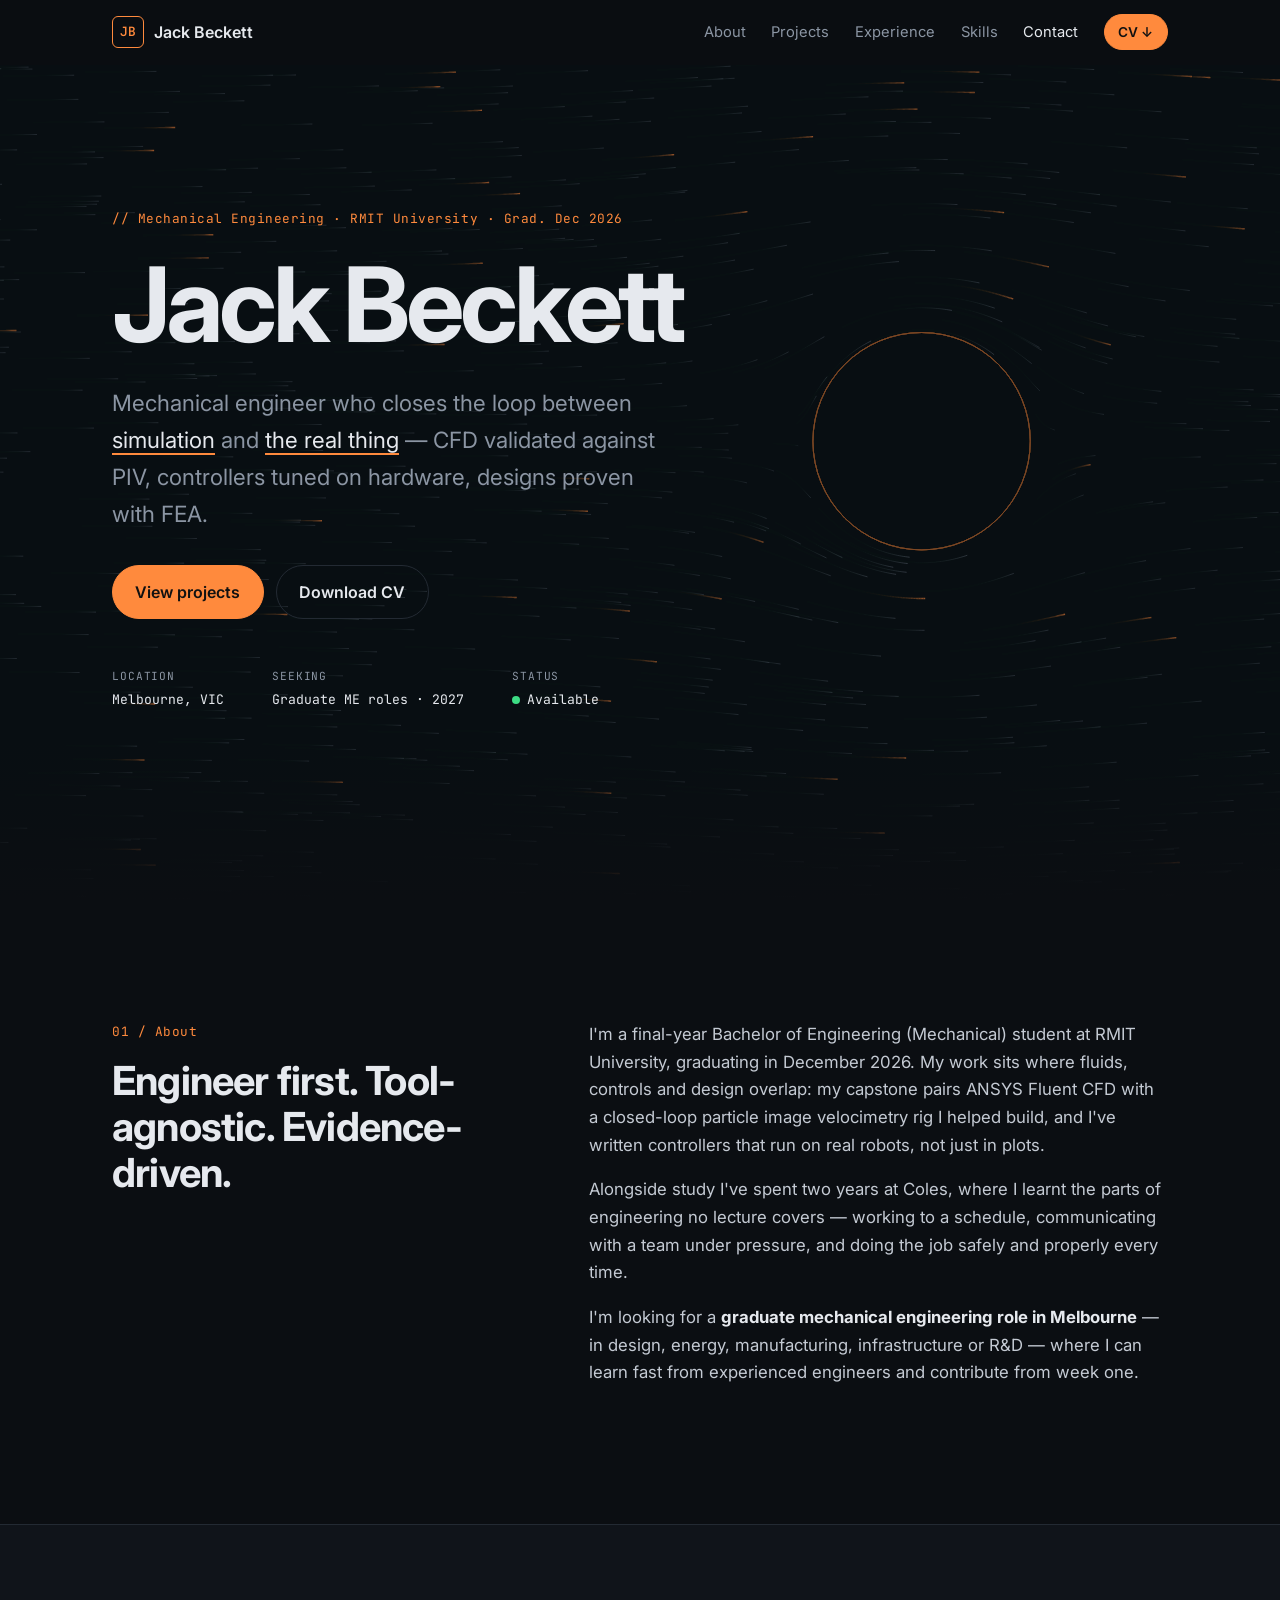
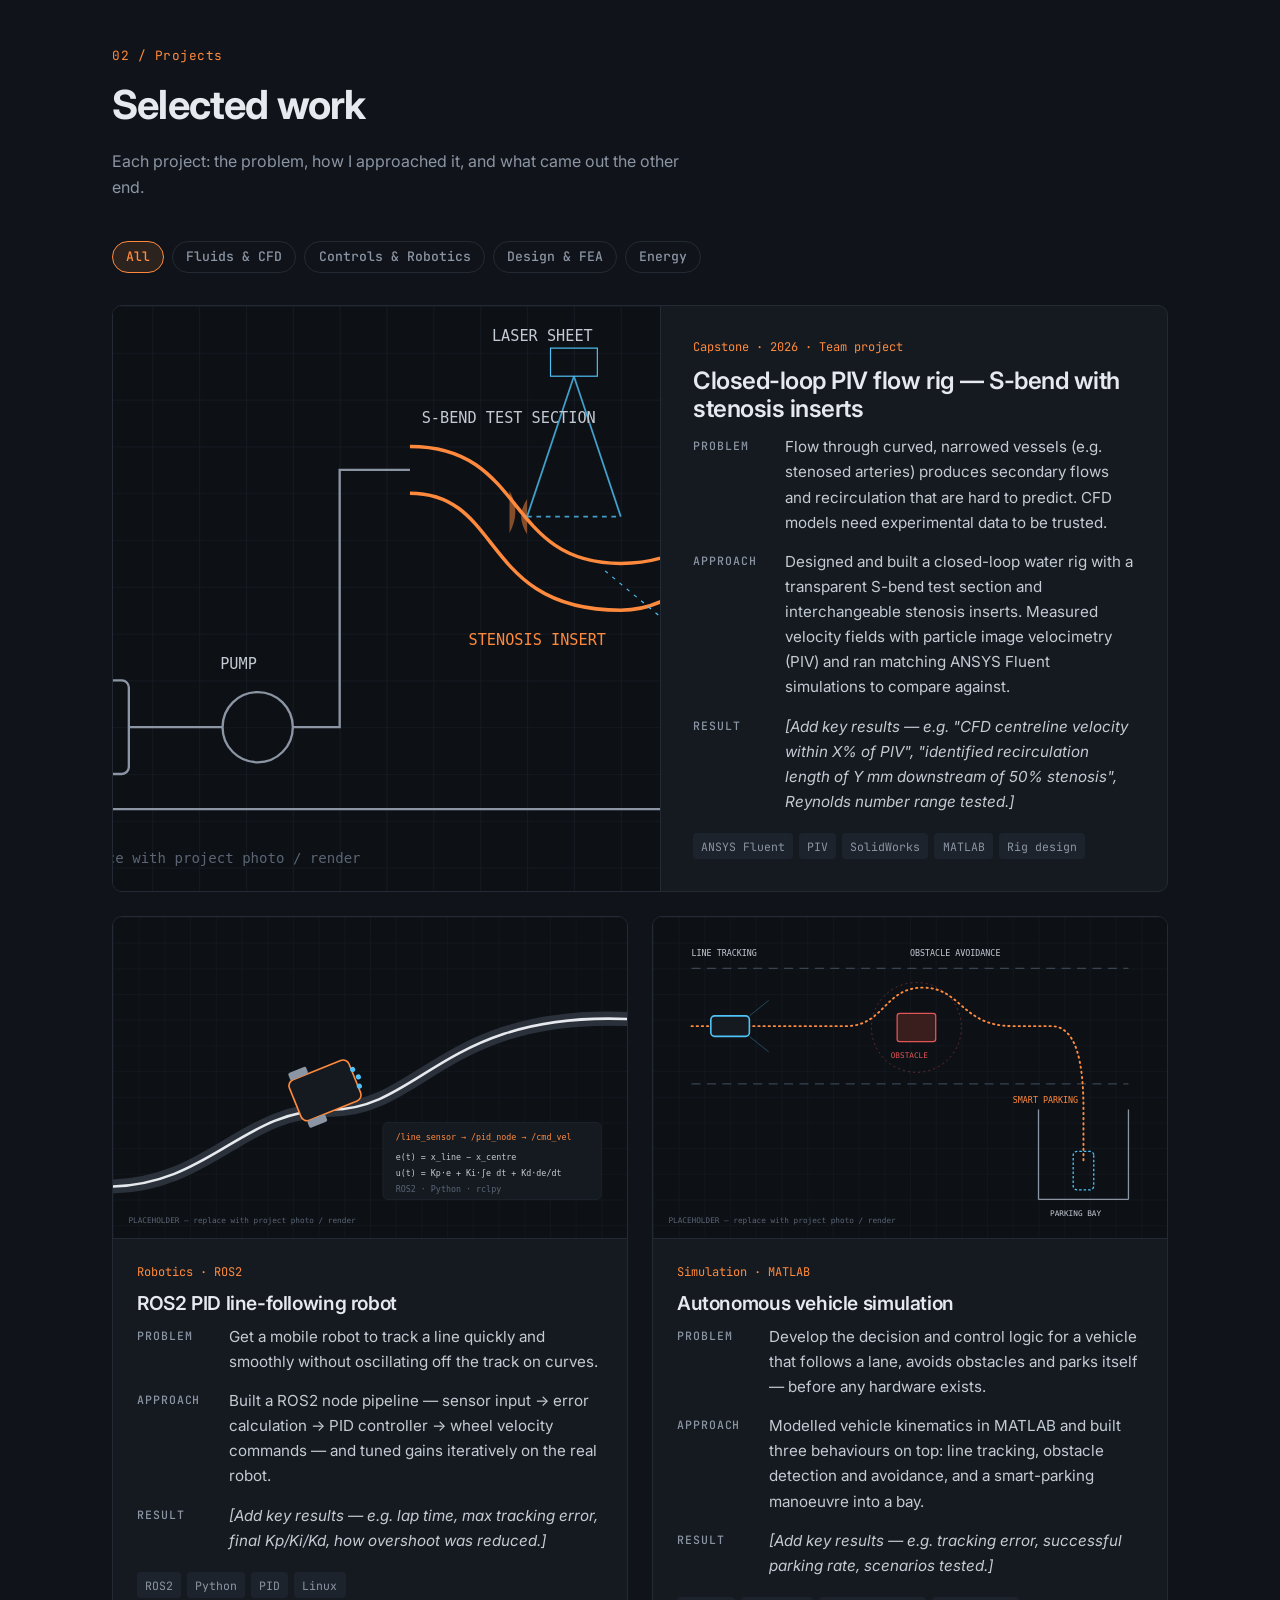
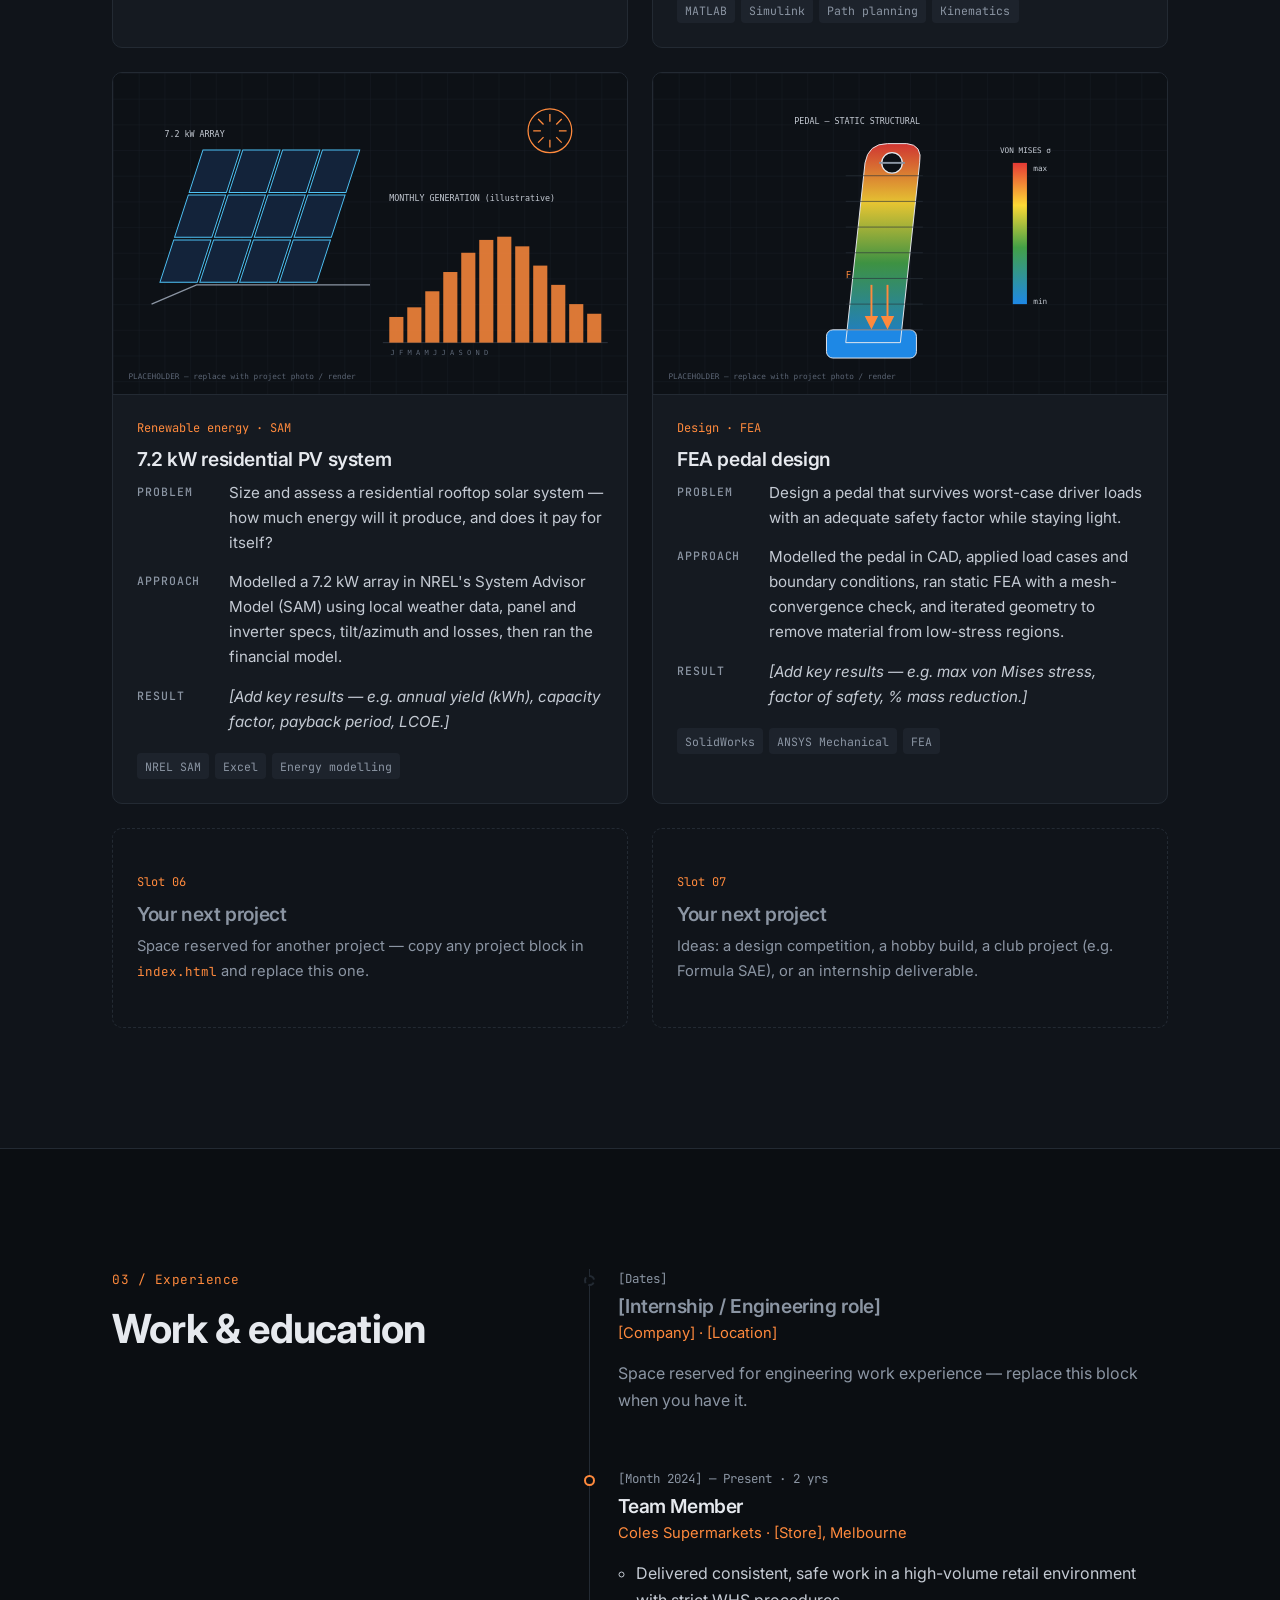
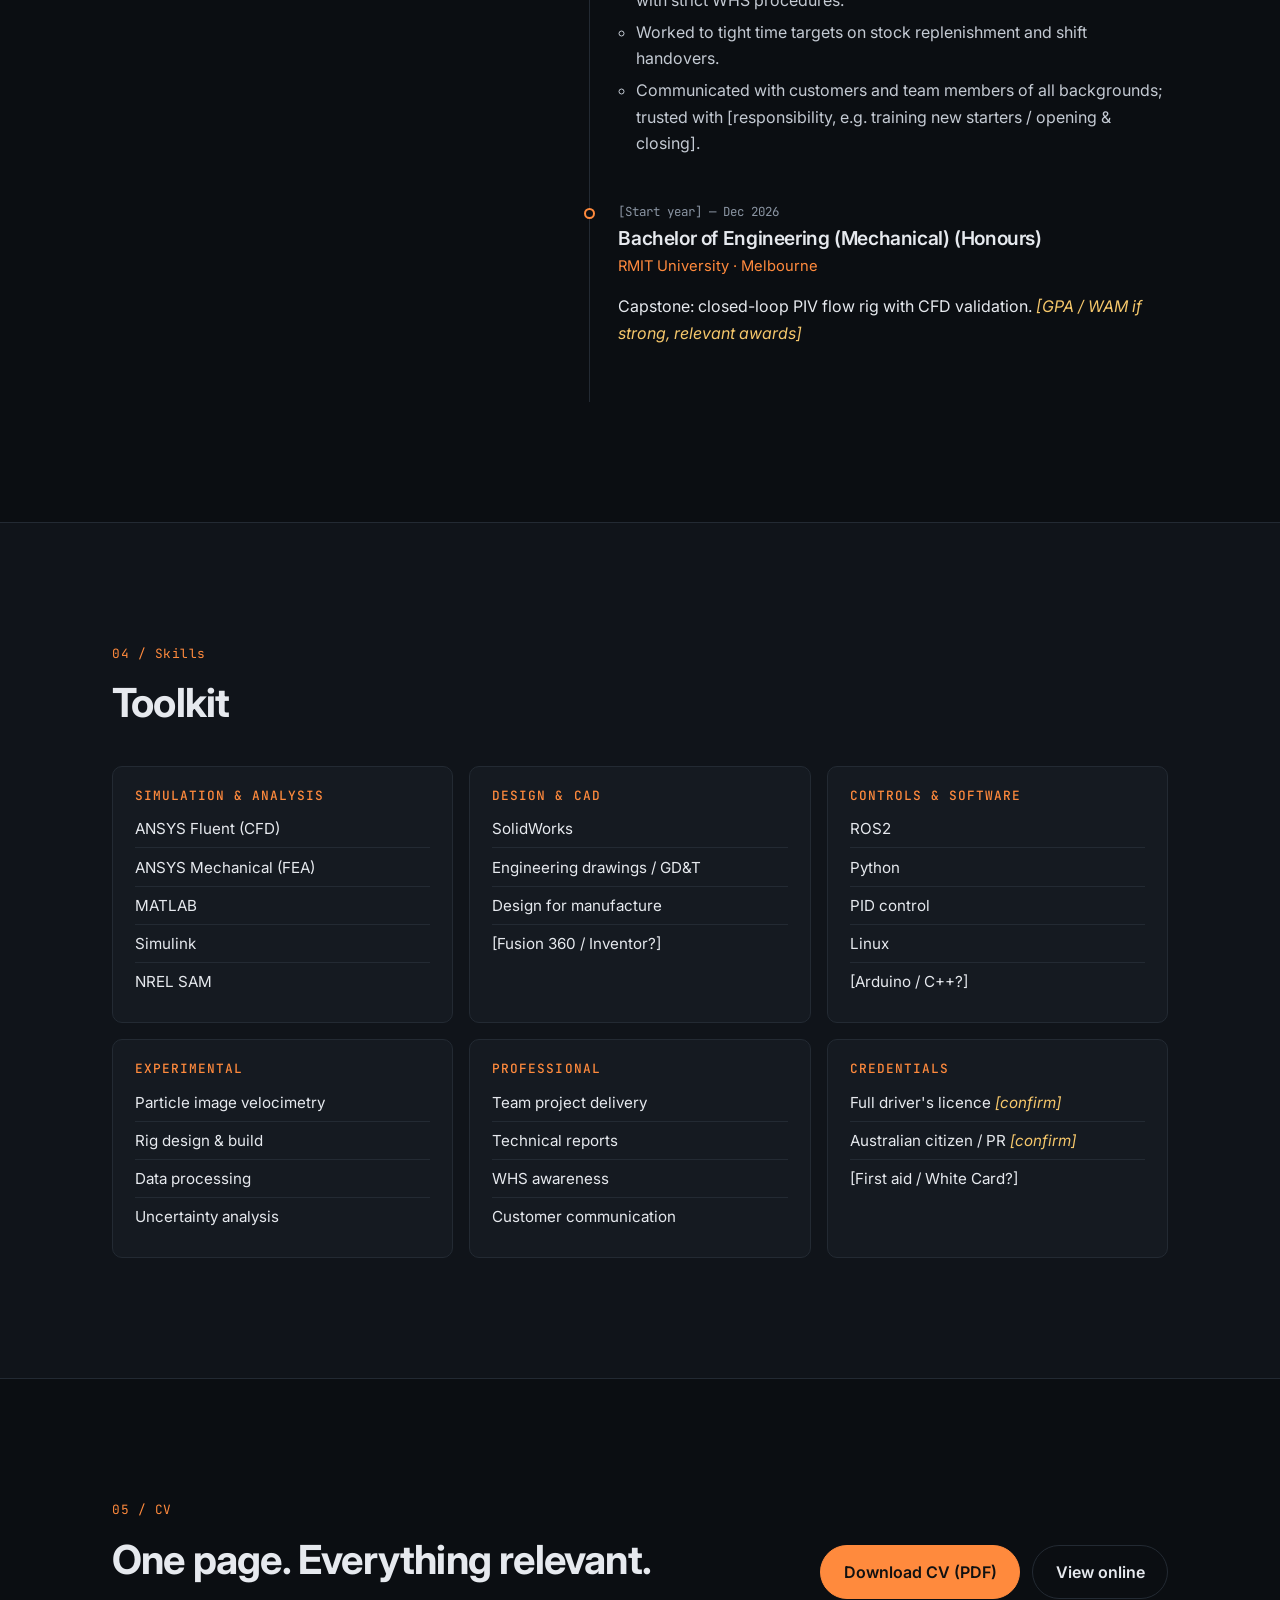
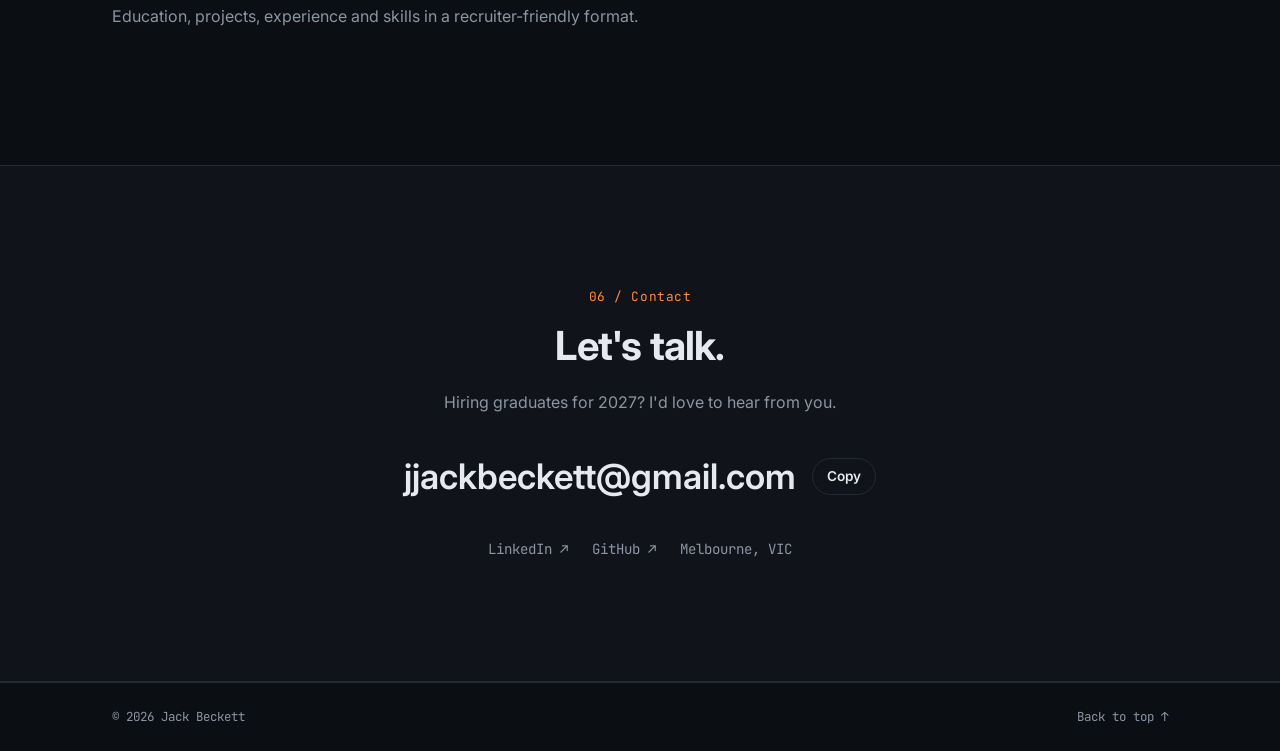
<file: index.html>
<!doctype html>
<html lang="en-AU">
<head>
  <meta charset="utf-8">
  <meta name="viewport" content="width=device-width, initial-scale=1">
  <title>Jack Beckett — Mechanical Engineer</title>
  <meta name="description" content="Final-year Mechanical Engineering student at RMIT University (graduating Dec 2026), seeking graduate mechanical engineering roles in Melbourne. CFD, experimental fluids, controls, FEA and renewable energy projects.">
  <meta property="og:title" content="Jack Beckett — Mechanical Engineer">
  <meta property="og:description" content="Graduate mechanical engineer: CFD & PIV, controls & robotics, FEA, solar PV modelling.">
  <meta property="og:type" content="website">
  <meta name="theme-color" content="#0b0e12">
  <link rel="icon" href="assets/img/favicon.svg" type="image/svg+xml">
  <link rel="preconnect" href="https://fonts.googleapis.com">
  <link rel="preconnect" href="https://fonts.gstatic.com" crossorigin>
  <link href="https://fonts.googleapis.com/css2?family=Inter:wght@400;500;600;700&family=JetBrains+Mono:wght@400;500&display=swap" rel="stylesheet">
  <link rel="stylesheet" href="assets/css/style.css">
</head>
<body>
  <a class="skip" href="#main">Skip to content</a>

  <header class="nav" id="top">
    <div class="wrap nav__inner">
      <a href="#top" class="nav__brand" aria-label="Home">
        <span class="nav__mark">JB</span><span class="nav__name">Jack Beckett</span>
      </a>
      <button class="nav__toggle" aria-expanded="false" aria-controls="nav-menu" aria-label="Open menu">
        <span></span><span></span>
      </button>
      <nav id="nav-menu" class="nav__menu" aria-label="Primary">
        <a href="#about">About</a>
        <a href="#projects">Projects</a>
        <a href="#experience">Experience</a>
        <a href="#skills">Skills</a>
        <a href="#contact">Contact</a>
        <a href="assets/docs/Jack-Beckett-CV.pdf" class="btn btn--sm" download>CV ↓</a>
      </nav>
    </div>
  </header>

  <main id="main">
    <!-- ============ HERO ============ -->
    <section class="hero">
      <canvas class="hero__flow" aria-hidden="true"></canvas>
      <div class="wrap hero__inner">
        <p class="eyebrow mono">// Mechanical Engineering · RMIT University · Grad. Dec 2026</p>
        <h1 class="hero__title">Jack Beckett</h1>
        <p class="hero__pitch">
          Mechanical engineer who closes the loop between <em>simulation</em> and
          <em>the real thing</em> — CFD validated against PIV, controllers tuned on hardware,
          designs proven with FEA.
        </p>
        <div class="hero__cta">
          <a href="#projects" class="btn">View projects</a>
          <a href="assets/docs/Jack-Beckett-CV.pdf" class="btn btn--ghost" download>Download CV</a>
        </div>
        <dl class="hero__stats mono">
          <div><dt>Location</dt><dd>Melbourne, VIC</dd></div>
          <div><dt>Seeking</dt><dd>Graduate ME roles · 2027</dd></div>
          <div><dt>Status</dt><dd><span class="dot"></span>Available</dd></div>
        </dl>
      </div>
    </section>

    <!-- ============ ABOUT ============ -->
    <section class="section" id="about">
      <div class="wrap grid-2">
        <header class="section__head">
          <p class="eyebrow mono">01 / About</p>
          <h2>Engineer first. Tool-agnostic. Evidence-driven.</h2>
        </header>
        <div class="prose">
          <p>
            I'm a final-year Bachelor of Engineering (Mechanical) student at RMIT University,
            graduating in December 2026. My work sits where fluids, controls and design overlap:
            my capstone pairs ANSYS Fluent CFD with a closed-loop particle image velocimetry rig
            I helped build, and I've written controllers that run on real robots, not just in plots.
          </p>
          <p>
            Alongside study I've spent two years at Coles, where I learnt the parts of engineering
            no lecture covers — working to a schedule, communicating with a team under pressure,
            and doing the job safely and properly every time.
          </p>
          <p>
            I'm looking for a <strong>graduate mechanical engineering role in Melbourne</strong>
            — in design, energy, manufacturing, infrastructure or R&amp;D — where I can learn fast
            from experienced engineers and contribute from week one.
          </p>
          <!-- EDIT ME: add a sentence about what specifically excites you (industry, sector, company type) -->
        </div>
      </div>
    </section>

    <!-- ============ PROJECTS ============ -->
    <section class="section section--alt" id="projects">
      <div class="wrap">
        <header class="section__head">
          <p class="eyebrow mono">02 / Projects</p>
          <h2>Selected work</h2>
          <p class="section__lede">Each project: the problem, how I approached it, and what came out the other end.</p>
        </header>

        <div class="filters" role="group" aria-label="Filter projects">
          <button class="chip is-active" data-filter="all">All</button>
          <button class="chip" data-filter="fluids">Fluids &amp; CFD</button>
          <button class="chip" data-filter="controls">Controls &amp; Robotics</button>
          <button class="chip" data-filter="design">Design &amp; FEA</button>
          <button class="chip" data-filter="energy">Energy</button>
        </div>

        <div class="projects">

          <!-- ===== PROJECT 1 — CAPSTONE ===== -->
          <article class="project project--feature" data-tags="fluids">
            <figure class="project__media">
              <!-- EDIT ME: swap for a real photo of the rig, e.g. assets/img/piv-rig.jpg -->
              <img src="assets/img/piv-rig.svg" alt="Schematic of closed-loop PIV flow rig with S-bend test section and stenosis insert" loading="lazy" width="800" height="500">
            </figure>
            <div class="project__body">
              <p class="project__tag mono">Capstone · 2026 · Team project</p>
              <h3>Closed-loop PIV flow rig — S-bend with stenosis inserts</h3>
              <dl class="pars">
                <div><dt>Problem</dt><dd>Flow through curved, narrowed vessels (e.g. stenosed arteries) produces secondary flows and recirculation that are hard to predict. CFD models need experimental data to be trusted.</dd></div>
                <div><dt>Approach</dt><dd>Designed and built a closed-loop water rig with a transparent S-bend test section and interchangeable stenosis inserts. Measured velocity fields with particle image velocimetry (PIV) and ran matching ANSYS Fluent simulations to compare against.</dd></div>
                <div><dt>Result</dt><dd class="todo">[Add key results — e.g. "CFD centreline velocity within X% of PIV", "identified recirculation length of Y mm downstream of 50% stenosis", Reynolds number range tested.]</dd></div>
              </dl>
              <ul class="tools mono"><li>ANSYS Fluent</li><li>PIV</li><li>SolidWorks</li><li>MATLAB</li><li>Rig design</li></ul>
            </div>
          </article>

          <!-- ===== PROJECT 2 — ROS2 ROBOT ===== -->
          <article class="project" data-tags="controls">
            <figure class="project__media">
              <img src="assets/img/ros2-robot.svg" alt="Diagram of line-following robot with PID control loop" loading="lazy" width="800" height="500">
            </figure>
            <div class="project__body">
              <p class="project__tag mono">Robotics · ROS2</p>
              <h3>ROS2 PID line-following robot</h3>
              <dl class="pars">
                <div><dt>Problem</dt><dd>Get a mobile robot to track a line quickly and smoothly without oscillating off the track on curves.</dd></div>
                <div><dt>Approach</dt><dd>Built a ROS2 node pipeline — sensor input → error calculation → PID controller → wheel velocity commands — and tuned gains iteratively on the real robot.</dd></div>
                <div><dt>Result</dt><dd class="todo">[Add key results — e.g. lap time, max tracking error, final Kp/Ki/Kd, how overshoot was reduced.]</dd></div>
              </dl>
              <ul class="tools mono"><li>ROS2</li><li>Python</li><li>PID</li><li>Linux</li></ul>
            </div>
          </article>

          <!-- ===== PROJECT 3 — MATLAB AV ===== -->
          <article class="project" data-tags="controls">
            <figure class="project__media">
              <img src="assets/img/matlab-av.svg" alt="Top-down simulation of autonomous vehicle path with obstacle and parking bay" loading="lazy" width="800" height="500">
            </figure>
            <div class="project__body">
              <p class="project__tag mono">Simulation · MATLAB</p>
              <h3>Autonomous vehicle simulation</h3>
              <dl class="pars">
                <div><dt>Problem</dt><dd>Develop the decision and control logic for a vehicle that follows a lane, avoids obstacles and parks itself — before any hardware exists.</dd></div>
                <div><dt>Approach</dt><dd>Modelled vehicle kinematics in MATLAB and built three behaviours on top: line tracking, obstacle detection and avoidance, and a smart-parking manoeuvre into a bay.</dd></div>
                <div><dt>Result</dt><dd class="todo">[Add key results — e.g. tracking error, successful parking rate, scenarios tested.]</dd></div>
              </dl>
              <ul class="tools mono"><li>MATLAB</li><li>Simulink</li><li>Path planning</li><li>Kinematics</li></ul>
            </div>
          </article>

          <!-- ===== PROJECT 4 — SOLAR PV ===== -->
          <article class="project" data-tags="energy">
            <figure class="project__media">
              <img src="assets/img/pv-system.svg" alt="Rooftop solar array with monthly generation chart" loading="lazy" width="800" height="500">
            </figure>
            <div class="project__body">
              <p class="project__tag mono">Renewable energy · SAM</p>
              <h3>7.2 kW residential PV system</h3>
              <dl class="pars">
                <div><dt>Problem</dt><dd>Size and assess a residential rooftop solar system — how much energy will it produce, and does it pay for itself?</dd></div>
                <div><dt>Approach</dt><dd>Modelled a 7.2 kW array in NREL's System Advisor Model (SAM) using local weather data, panel and inverter specs, tilt/azimuth and losses, then ran the financial model.</dd></div>
                <div><dt>Result</dt><dd class="todo">[Add key results — e.g. annual yield (kWh), capacity factor, payback period, LCOE.]</dd></div>
              </dl>
              <ul class="tools mono"><li>NREL SAM</li><li>Excel</li><li>Energy modelling</li></ul>
            </div>
          </article>

          <!-- ===== PROJECT 5 — FEA PEDAL ===== -->
          <article class="project" data-tags="design">
            <figure class="project__media">
              <img src="assets/img/fea-pedal.svg" alt="Pedal geometry with von Mises stress contour" loading="lazy" width="800" height="500">
            </figure>
            <div class="project__body">
              <p class="project__tag mono">Design · FEA</p>
              <h3>FEA pedal design</h3>
              <dl class="pars">
                <div><dt>Problem</dt><dd>Design a pedal that survives worst-case driver loads with an adequate safety factor while staying light.</dd></div>
                <div><dt>Approach</dt><dd>Modelled the pedal in CAD, applied load cases and boundary conditions, ran static FEA with a mesh-convergence check, and iterated geometry to remove material from low-stress regions.</dd></div>
                <div><dt>Result</dt><dd class="todo">[Add key results — e.g. max von Mises stress, factor of safety, % mass reduction.]</dd></div>
              </dl>
              <ul class="tools mono"><li>SolidWorks</li><li>ANSYS Mechanical</li><li>FEA</li></ul>
            </div>
          </article>

          <!-- ===== EMPTY SLOT — copy a project block above into here ===== -->
          <article class="project project--empty" data-tags="all">
            <div class="project__body">
              <p class="project__tag mono">Slot 06</p>
              <h3>Your next project</h3>
              <p>Space reserved for another project — copy any project block in <code>index.html</code> and replace this one.</p>
            </div>
          </article>
          <article class="project project--empty" data-tags="all">
            <div class="project__body">
              <p class="project__tag mono">Slot 07</p>
              <h3>Your next project</h3>
              <p>Ideas: a design competition, a hobby build, a club project (e.g. Formula SAE), or an internship deliverable.</p>
            </div>
          </article>

        </div>
      </div>
    </section>

    <!-- ============ EXPERIENCE ============ -->
    <section class="section" id="experience">
      <div class="wrap grid-2">
        <header class="section__head">
          <p class="eyebrow mono">03 / Experience</p>
          <h2>Work &amp; education</h2>
        </header>
        <ol class="timeline">
          <!-- EDIT ME: add internships / vacation work here, newest first -->
          <li class="timeline__item timeline__item--empty">
            <p class="mono timeline__when">[Dates]</p>
            <h3>[Internship / Engineering role]</h3>
            <p class="timeline__org">[Company] · [Location]</p>
            <p>Space reserved for engineering work experience — replace this block when you have it.</p>
          </li>
          <li class="timeline__item">
            <p class="mono timeline__when">[Month 2024] — Present · 2 yrs</p>
            <h3>Team Member</h3>
            <p class="timeline__org">Coles Supermarkets · [Store], Melbourne</p>
            <ul>
              <li>Delivered consistent, safe work in a high-volume retail environment with strict WHS procedures.</li>
              <li>Worked to tight time targets on stock replenishment and shift handovers.</li>
              <li>Communicated with customers and team members of all backgrounds; trusted with [responsibility, e.g. training new starters / opening &amp; closing].</li>
            </ul>
          </li>
          <li class="timeline__item">
            <p class="mono timeline__when">[Start year] — Dec 2026</p>
            <h3>Bachelor of Engineering (Mechanical) (Honours)</h3>
            <p class="timeline__org">RMIT University · Melbourne</p>
            <p>Capstone: closed-loop PIV flow rig with CFD validation. <span class="todo">[GPA / WAM if strong, relevant awards]</span></p>
          </li>
        </ol>
      </div>
    </section>

    <!-- ============ SKILLS ============ -->
    <section class="section section--alt" id="skills">
      <div class="wrap">
        <header class="section__head">
          <p class="eyebrow mono">04 / Skills</p>
          <h2>Toolkit</h2>
        </header>
        <div class="skills">
          <div class="skill-card">
            <h3 class="mono">Simulation &amp; analysis</h3>
            <ul><li>ANSYS Fluent (CFD)</li><li>ANSYS Mechanical (FEA)</li><li>MATLAB</li><li>Simulink</li><li>NREL SAM</li></ul>
          </div>
          <div class="skill-card">
            <h3 class="mono">Design &amp; CAD</h3>
            <ul><li>SolidWorks</li><li>Engineering drawings / GD&amp;T</li><li>Design for manufacture</li><li>[Fusion 360 / Inventor?]</li></ul>
          </div>
          <div class="skill-card">
            <h3 class="mono">Controls &amp; software</h3>
            <ul><li>ROS2</li><li>Python</li><li>PID control</li><li>Linux</li><li>[Arduino / C++?]</li></ul>
          </div>
          <div class="skill-card">
            <h3 class="mono">Experimental</h3>
            <ul><li>Particle image velocimetry</li><li>Rig design &amp; build</li><li>Data processing</li><li>Uncertainty analysis</li></ul>
          </div>
          <div class="skill-card">
            <h3 class="mono">Professional</h3>
            <ul><li>Team project delivery</li><li>Technical reports</li><li>WHS awareness</li><li>Customer communication</li></ul>
          </div>
          <div class="skill-card">
            <h3 class="mono">Credentials</h3>
            <ul><li>Full driver's licence <span class="todo">[confirm]</span></li><li>Australian citizen / PR <span class="todo">[confirm]</span></li><li>[First aid / White Card?]</li></ul>
          </div>
        </div>
      </div>
    </section>

    <!-- ============ CV ============ -->
    <section class="section" id="cv">
      <div class="wrap cv-band">
        <div>
          <p class="eyebrow mono">05 / CV</p>
          <h2>One page. Everything relevant.</h2>
          <p class="section__lede">Education, projects, experience and skills in a recruiter-friendly format.</p>
        </div>
        <div class="cv-band__actions">
          <a href="assets/docs/Jack-Beckett-CV.pdf" class="btn" download>Download CV (PDF)</a>
          <a href="cv.html" class="btn btn--ghost">View online</a>
        </div>
      </div>
    </section>

    <!-- ============ CONTACT ============ -->
    <section class="section section--alt" id="contact">
      <div class="wrap contact">
        <p class="eyebrow mono">06 / Contact</p>
        <h2>Let's talk.</h2>
        <p class="section__lede">Hiring graduates for 2027? I'd love to hear from you.</p>
        <div class="contact__row">
          <a class="contact__email" href="mailto:jjackbeckett@gmail.com">jjackbeckett@gmail.com</a>
          <button class="btn btn--ghost btn--sm copy" data-copy="jjackbeckett@gmail.com">Copy</button>
        </div>
        <ul class="contact__links mono">
          <!-- EDIT ME: add your real LinkedIn / GitHub URLs -->
          <li><a href="https://www.linkedin.com/in/" target="_blank" rel="noopener">LinkedIn ↗</a></li>
          <li><a href="https://github.com/juckets" target="_blank" rel="noopener">GitHub ↗</a></li>
          <li>Melbourne, VIC</li>
        </ul>
      </div>
    </section>
  </main>

  <footer class="footer">
    <div class="wrap footer__inner mono">
      <span>© <span id="year">2026</span> Jack Beckett</span>
      <a href="#top">Back to top ↑</a>
    </div>
  </footer>

  <script src="assets/js/main.js" defer></script>
</body>
</html>
</file>
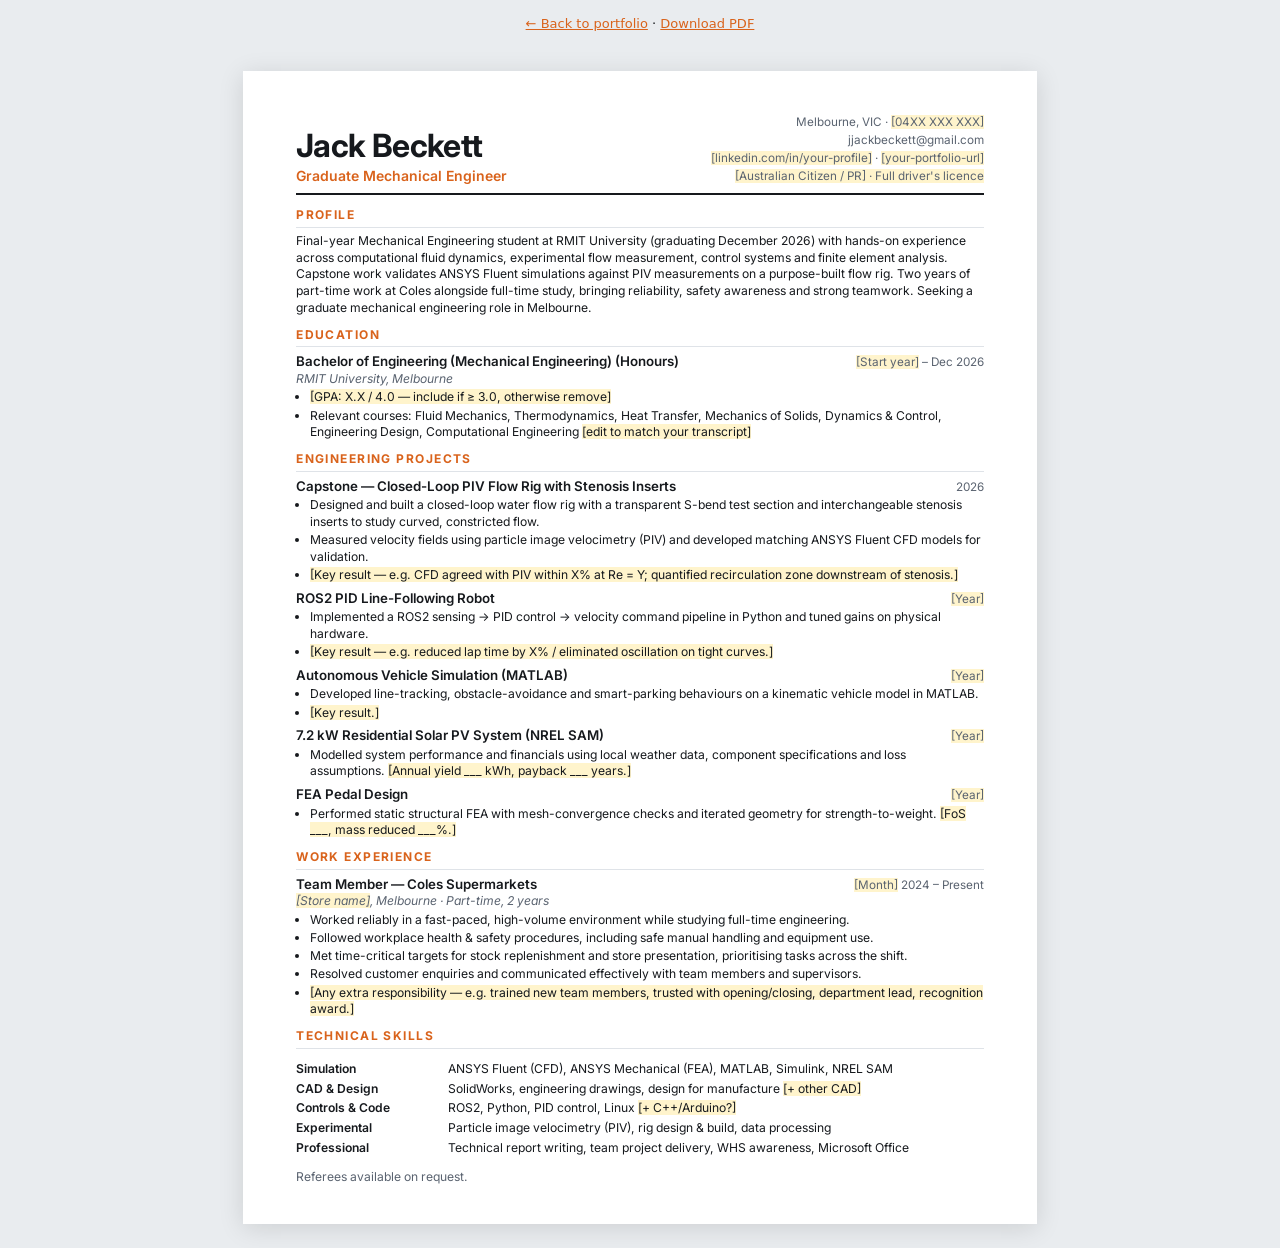
<file: cv.html>
<!doctype html>
<html lang="en-AU">
<head>
  <meta charset="utf-8">
  <meta name="viewport" content="width=device-width, initial-scale=1">
  <title>Jack Beckett — CV</title>
  <meta name="robots" content="noindex">
  <link rel="icon" href="assets/img/favicon.svg" type="image/svg+xml">
  <link rel="preconnect" href="https://fonts.googleapis.com">
  <link rel="preconnect" href="https://fonts.gstatic.com" crossorigin>
  <link href="https://fonts.googleapis.com/css2?family=Inter:wght@400;500;600;700&display=swap" rel="stylesheet">
  <!--
    This page is the SOURCE for assets/docs/Jack-Beckett-CV.pdf.
    Edit it, then regenerate the PDF (see README.md) or use browser Print → Save as PDF (A4, no margins/headers).
    Text in [square brackets] is a placeholder for you to fill in.
  -->
  <style>
    :root { --ink: #16191d; --muted: #5a6370; --accent: #d9631c; --rule: #dfe3e8; }
    * { box-sizing: border-box; }
    @page { size: A4; margin: 0; }
    html { background: #e9ecef; }
    body { margin: 0; font: 400 9.1pt/1.38 "Inter", system-ui, sans-serif; color: var(--ink); -webkit-print-color-adjust: exact; print-color-adjust: exact; }
    .page { width: 210mm; min-height: 297mm; margin: 24px auto; background: #fff; padding: 11mm 14mm 9mm; box-shadow: 0 4px 24px rgba(0,0,0,.12); }
    @media print { html { background: #fff; } .page { margin: 0; box-shadow: none; } .noprint { display: none; } }
    @media (max-width: 820px) { .page { width: auto; min-height: 0; margin: 0; padding: 20px 16px; box-shadow: none; } }

    header { display: flex; justify-content: space-between; align-items: flex-end; gap: 16px; flex-wrap: wrap; border-bottom: 2px solid var(--ink); padding-bottom: 8px; margin-bottom: 12px; }
    h1 { font-size: 24pt; margin: 0; letter-spacing: -0.02em; line-height: 1; }
    .role { color: var(--accent); font-weight: 600; margin: 4px 0 0; font-size: 10.5pt; }
    .contact { text-align: right; font-size: 8.8pt; color: var(--muted); line-height: 1.55; }
    .contact a { color: inherit; text-decoration: none; }
    h2 { font-size: 9pt; text-transform: uppercase; letter-spacing: .12em; color: var(--accent); margin: 10px 0 5px; padding-bottom: 3px; border-bottom: 1px solid var(--rule); }
    p { margin: 0 0 4px; }
    .row { display: flex; justify-content: space-between; gap: 12px; align-items: baseline; }
    .row h3 { font-size: 10pt; margin: 0; font-weight: 600; }
    .when { color: var(--muted); font-size: 8.8pt; white-space: nowrap; }
    .org { color: var(--muted); font-style: italic; margin-bottom: 2px; }
    ul { margin: 2px 0 5px; padding-left: 14px; }
    li { margin-bottom: 1.5px; }
    .item { margin-bottom: 4px; }
    .skills { display: grid; grid-template-columns: 140px 1fr; gap: 3px 12px; }
    .skills dt { font-weight: 600; } .skills dd { margin: 0; }
    .ph { background: #fff4cc; } /* placeholder highlight — remove class when filled in */
    @media print { .ph { background: none; } }
    .noprint { text-align: center; padding: 16px; font: 13px system-ui; }
    .noprint a { color: #d9631c; }
  </style>
</head>
<body>
  <div class="noprint"><a href="index.html">← Back to portfolio</a> · <a href="assets/docs/Jack-Beckett-CV.pdf" download>Download PDF</a></div>
  <div class="page">
    <header>
      <div>
        <h1>Jack Beckett</h1>
        <p class="role">Graduate Mechanical Engineer</p>
      </div>
      <div class="contact">
        Melbourne, VIC · <span class="ph">[04XX XXX XXX]</span><br>
        <a href="mailto:jjackbeckett@gmail.com">jjackbeckett@gmail.com</a><br>
        <span class="ph">[linkedin.com/in/your-profile]</span> · <span class="ph">[your-portfolio-url]</span><br>
        <span class="ph">[Australian Citizen / PR] · Full driver's licence</span>
      </div>
    </header>

    <h2>Profile</h2>
    <p>
      Final-year Mechanical Engineering student at RMIT University (graduating December 2026) with hands-on
      experience across computational fluid dynamics, experimental flow measurement, control systems and
      finite element analysis. Capstone work validates ANSYS Fluent simulations against PIV measurements
      on a purpose-built flow rig. Two years of part-time work at Coles alongside full-time study, bringing
      reliability, safety awareness and strong teamwork. Seeking a graduate mechanical engineering role in Melbourne.
    </p>

    <h2>Education</h2>
    <div class="item">
      <div class="row"><h3>Bachelor of Engineering (Mechanical Engineering) (Honours)</h3><span class="when"><span class="ph">[Start year]</span> – Dec 2026</span></div>
      <p class="org">RMIT University, Melbourne</p>
      <ul>
        <li><span class="ph">[GPA: X.X / 4.0 — include if ≥ 3.0, otherwise remove]</span></li>
        <li>Relevant courses: Fluid Mechanics, Thermodynamics, Heat Transfer, Mechanics of Solids, Dynamics &amp; Control, Engineering Design, Computational Engineering <span class="ph">[edit to match your transcript]</span></li>
      </ul>
    </div>

    <h2>Engineering Projects</h2>
    <div class="item">
      <div class="row"><h3>Capstone — Closed-Loop PIV Flow Rig with Stenosis Inserts</h3><span class="when">2026</span></div>
      <ul>
        <li>Designed and built a closed-loop water flow rig with a transparent S-bend test section and interchangeable stenosis inserts to study curved, constricted flow.</li>
        <li>Measured velocity fields using particle image velocimetry (PIV) and developed matching ANSYS Fluent CFD models for validation.</li>
        <li><span class="ph">[Key result — e.g. CFD agreed with PIV within X% at Re = Y; quantified recirculation zone downstream of stenosis.]</span></li>
      </ul>
    </div>
    <div class="item">
      <div class="row"><h3>ROS2 PID Line-Following Robot</h3><span class="when"><span class="ph">[Year]</span></span></div>
      <ul>
        <li>Implemented a ROS2 sensing → PID control → velocity command pipeline in Python and tuned gains on physical hardware.</li>
        <li><span class="ph">[Key result — e.g. reduced lap time by X% / eliminated oscillation on tight curves.]</span></li>
      </ul>
    </div>
    <div class="item">
      <div class="row"><h3>Autonomous Vehicle Simulation (MATLAB)</h3><span class="when"><span class="ph">[Year]</span></span></div>
      <ul>
        <li>Developed line-tracking, obstacle-avoidance and smart-parking behaviours on a kinematic vehicle model in MATLAB.</li>
        <li><span class="ph">[Key result.]</span></li>
      </ul>
    </div>
    <div class="item">
      <div class="row"><h3>7.2 kW Residential Solar PV System (NREL SAM)</h3><span class="when"><span class="ph">[Year]</span></span></div>
      <ul>
        <li>Modelled system performance and financials using local weather data, component specifications and loss assumptions. <span class="ph">[Annual yield ___ kWh, payback ___ years.]</span></li>
      </ul>
    </div>
    <div class="item">
      <div class="row"><h3>FEA Pedal Design</h3><span class="when"><span class="ph">[Year]</span></span></div>
      <ul>
        <li>Performed static structural FEA with mesh-convergence checks and iterated geometry for strength-to-weight. <span class="ph">[FoS ___, mass reduced ___%.]</span></li>
      </ul>
    </div>

    <h2>Work Experience</h2>
    <!-- Add internships / vacation engineering work ABOVE Coles, newest first -->
    <div class="item">
      <div class="row"><h3>Team Member — Coles Supermarkets</h3><span class="when"><span class="ph">[Month]</span> 2024 – Present</span></div>
      <p class="org"><span class="ph">[Store name]</span>, Melbourne · Part-time, 2 years</p>
      <ul>
        <li>Worked reliably in a fast-paced, high-volume environment while studying full-time engineering.</li>
        <li>Followed workplace health &amp; safety procedures, including safe manual handling and equipment use.</li>
        <li>Met time-critical targets for stock replenishment and store presentation, prioritising tasks across the shift.</li>
        <li>Resolved customer enquiries and communicated effectively with team members and supervisors.</li>
        <li><span class="ph">[Any extra responsibility — e.g. trained new team members, trusted with opening/closing, department lead, recognition award.]</span></li>
      </ul>
    </div>

    <h2>Technical Skills</h2>
    <dl class="skills">
      <dt>Simulation</dt><dd>ANSYS Fluent (CFD), ANSYS Mechanical (FEA), MATLAB, Simulink, NREL SAM</dd>
      <dt>CAD &amp; Design</dt><dd>SolidWorks, engineering drawings, design for manufacture <span class="ph">[+ other CAD]</span></dd>
      <dt>Controls &amp; Code</dt><dd>ROS2, Python, PID control, Linux <span class="ph">[+ C++/Arduino?]</span></dd>
      <dt>Experimental</dt><dd>Particle image velocimetry (PIV), rig design &amp; build, data processing</dd>
      <dt>Professional</dt><dd>Technical report writing, team project delivery, WHS awareness, Microsoft Office</dd>
    </dl>

    <p style="margin-top:10px;color:var(--muted)">Referees available on request.</p>
  </div>
</body>
</html>
</file>
<file: assets/css/style.css>
/* ============================================================
   Jack Beckett — Portfolio
   Dark, technical, one accent colour. Change --accent to rebrand.
   ============================================================ */
:root {
  --bg: #0b0e12;
  --bg-alt: #10141a;
  --surface: #151a21;
  --line: #232a33;
  --text: #e6e9ee;
  --muted: #8b95a3;
  --accent: #ff8a3d;          /* safety orange */
  --accent-dim: rgba(255, 138, 61, 0.12);
  --radius: 10px;
  --wrap: 1120px;
  --sans: "Inter", system-ui, -apple-system, "Segoe UI", Roboto, sans-serif;
  --mono: "JetBrains Mono", ui-monospace, SFMono-Regular, Menlo, monospace;
}

*, *::before, *::after { box-sizing: border-box; }
html { scroll-behavior: smooth; scroll-padding-top: 72px; -webkit-text-size-adjust: 100%; }
body {
  margin: 0;
  background: var(--bg);
  color: var(--text);
  font: 400 16px/1.65 var(--sans);
  -webkit-font-smoothing: antialiased;
  overflow-x: hidden;
}
img { max-width: 100%; display: block; height: auto; }
a { color: inherit; }
h1, h2, h3 { line-height: 1.15; margin: 0 0 .5em; letter-spacing: -0.02em; }
h2 { font-size: clamp(1.75rem, 3.5vw, 2.5rem); font-weight: 700; }
h3 { font-size: 1.2rem; font-weight: 600; }
p { margin: 0 0 1em; }
code { font-family: var(--mono); font-size: .85em; color: var(--accent); }
.mono { font-family: var(--mono); }
.wrap { width: 100%; max-width: var(--wrap); margin: 0 auto; padding: 0 16px; }
@media (min-width: 640px) { .wrap { padding: 0 32px; } }

.skip { position: absolute; left: -999px; top: 8px; background: var(--accent); color: #000; padding: 8px 12px; z-index: 100; }
.skip:focus { left: 8px; }
:focus-visible { outline: 2px solid var(--accent); outline-offset: 3px; border-radius: 4px; }

.eyebrow { color: var(--accent); font-size: .8rem; letter-spacing: .04em; margin-bottom: 1rem; }
.todo { color: #f5c76b; font-style: italic; }

/* ---------- Buttons ---------- */
.btn {
  display: inline-flex; align-items: center; gap: .4em;
  padding: .8em 1.4em; border-radius: 999px;
  background: var(--accent); color: #111; font-weight: 600; text-decoration: none;
  border: 1px solid var(--accent); cursor: pointer; font: inherit; font-weight: 600;
  transition: transform .15s ease, background .15s ease, color .15s ease;
}
.btn:hover { transform: translateY(-2px); }
.btn--ghost { background: transparent; color: var(--text); border-color: var(--line); }
.btn--ghost:hover { border-color: var(--accent); color: var(--accent); }
.btn--sm { padding: .45em 1em; font-size: .85rem; }

/* ---------- Nav ---------- */
.nav {
  position: sticky; top: 0; z-index: 50;
  background: rgba(11, 14, 18, .8); backdrop-filter: blur(12px); -webkit-backdrop-filter: blur(12px);
  border-bottom: 1px solid transparent; transition: border-color .2s;
}
.nav.is-scrolled { border-bottom-color: var(--line); }
.nav__inner { display: flex; align-items: center; justify-content: space-between; height: 64px; }
.nav__brand { display: flex; align-items: center; gap: .6rem; text-decoration: none; font-weight: 600; }
.nav__mark {
  font-family: var(--mono); font-size: .8rem; width: 32px; height: 32px; display: grid; place-items: center;
  border: 1.5px solid var(--accent); color: var(--accent); border-radius: 6px;
}
.nav__menu { display: flex; align-items: center; gap: 1.6rem; }
.nav__menu a:not(.btn) { text-decoration: none; color: var(--muted); font-size: .92rem; transition: color .15s; }
.nav__menu a:not(.btn):hover, .nav__menu a.is-current { color: var(--text); }
.nav__toggle { display: none; background: none; border: 0; width: 40px; height: 40px; cursor: pointer; position: relative; }
.nav__toggle span { position: absolute; left: 9px; right: 9px; height: 2px; background: var(--text); transition: transform .2s; }
.nav__toggle span:first-child { top: 15px; } .nav__toggle span:last-child { top: 23px; }
.nav__toggle[aria-expanded="true"] span:first-child { transform: translateY(4px) rotate(45deg); }
.nav__toggle[aria-expanded="true"] span:last-child { transform: translateY(-4px) rotate(-45deg); }

@media (max-width: 760px) {
  .nav__toggle { display: block; }
  .nav__menu {
    position: absolute; top: 64px; left: 0; right: 0; flex-direction: column; align-items: flex-start;
    gap: 0; padding: 8px 16px 20px; background: var(--bg); border-bottom: 1px solid var(--line);
    display: none;
  }
  .nav__menu.is-open { display: flex; }
  .nav__menu a:not(.btn) { padding: 12px 0; width: 100%; font-size: 1rem; }
  .nav__menu .btn { margin-top: 8px; }
}

/* ---------- Hero ---------- */
.hero { position: relative; min-height: calc(100vh - 64px); min-height: calc(100svh - 64px); display: flex; align-items: center; overflow: hidden; }
.hero__flow { position: absolute; inset: 0; width: 100%; height: 100%; opacity: .55; }
.hero::after { /* fade bottom */
  content: ""; position: absolute; inset: auto 0 0 0; height: 160px;
  background: linear-gradient(transparent, var(--bg)); pointer-events: none;
}
.hero__inner { position: relative; z-index: 1; padding-top: 48px; padding-bottom: 96px; }
.hero__title { font-size: clamp(3rem, 10vw, 6.5rem); font-weight: 700; letter-spacing: -0.04em; margin-bottom: .2em; }
.hero__pitch { font-size: clamp(1.1rem, 2.2vw, 1.4rem); color: var(--muted); max-width: 40ch; }
.hero__pitch em { font-style: normal; color: var(--text); border-bottom: 2px solid var(--accent); }
.hero__cta { display: flex; flex-wrap: wrap; gap: 12px; margin: 2rem 0 3rem; }
.hero__stats { display: flex; flex-wrap: wrap; gap: 2rem 3rem; margin: 0; font-size: .82rem; }
.hero__stats dt { color: var(--muted); text-transform: uppercase; letter-spacing: .08em; font-size: .7rem; margin-bottom: .2rem; }
.hero__stats dd { margin: 0; }
.dot { display: inline-block; width: 8px; height: 8px; border-radius: 50%; background: #3ddc84; margin-right: .5em; box-shadow: 0 0 0 0 rgba(61,220,132,.6); animation: pulse 2s infinite; }
@keyframes pulse { 70% { box-shadow: 0 0 0 8px rgba(61,220,132,0); } 100% { box-shadow: 0 0 0 0 rgba(61,220,132,0); } }

/* ---------- Sections ---------- */
.section { padding: clamp(64px, 10vw, 120px) 0; }
.section--alt { background: var(--bg-alt); border-top: 1px solid var(--line); border-bottom: 1px solid var(--line); }
.section__head { margin-bottom: 2.5rem; }
.section__lede { color: var(--muted); max-width: 60ch; }
.grid-2 { display: grid; gap: 2rem; }
@media (min-width: 900px) { .grid-2 { grid-template-columns: 5fr 7fr; gap: 4rem; } .grid-2 .section__head { margin-bottom: 0; } }
.prose { color: #c4cad3; font-size: 1.05rem; }
.prose strong { color: var(--text); }

/* ---------- Filters ---------- */
.filters { display: flex; flex-wrap: wrap; gap: 8px; margin-bottom: 2rem; }
.chip {
  font: 500 .82rem var(--mono); padding: .5em 1em; border-radius: 999px; cursor: pointer;
  background: transparent; color: var(--muted); border: 1px solid var(--line); transition: all .15s;
}
.chip:hover { color: var(--text); border-color: var(--muted); }
.chip.is-active { background: var(--accent-dim); color: var(--accent); border-color: var(--accent); }

/* ---------- Projects ---------- */
.projects { display: grid; gap: 24px; }
@media (min-width: 820px) { .projects { grid-template-columns: 1fr 1fr; } }
.project {
  background: var(--surface); border: 1px solid var(--line); border-radius: var(--radius);
  overflow: hidden; display: flex; flex-direction: column;
  transition: border-color .2s, transform .2s;
}
.project:hover { border-color: #3a4350; }
.project.is-hidden { display: none; }
.project__media { margin: 0; aspect-ratio: 16 / 10; background: #0d1116; border-bottom: 1px solid var(--line); overflow: hidden; }
.project__media img { width: 100%; height: 100%; object-fit: cover; transition: transform .5s ease; }
.project:hover .project__media img { transform: scale(1.03); }
.project__body { padding: 24px; }
.project__tag { font-size: .75rem; color: var(--accent); margin-bottom: .6rem; }
@media (min-width: 820px) {
  .project--feature { grid-column: 1 / -1; flex-direction: row; }
  .project--feature .project__media { flex: 1 1 52%; aspect-ratio: auto; min-height: 360px; border-bottom: 0; border-right: 1px solid var(--line); }
  .project--feature .project__body { flex: 1 1 48%; padding: 32px; }
  .project--feature h3 { font-size: 1.5rem; }
}
.pars { margin: 0 0 1.2rem; display: grid; gap: .9rem; }
.pars div { display: grid; grid-template-columns: 80px 1fr; gap: 12px; }
.pars dt { font: 500 .72rem var(--mono); text-transform: uppercase; letter-spacing: .08em; color: var(--muted); padding-top: .25rem; }
.pars dd { margin: 0; color: #c4cad3; font-size: .95rem; }
@media (max-width: 420px) { .pars div { grid-template-columns: 1fr; gap: 2px; } }
.tools { list-style: none; padding: 0; margin: 0; display: flex; flex-wrap: wrap; gap: 6px; }
.tools li { font-size: .72rem; padding: .3em .7em; border-radius: 4px; background: #1d232c; color: var(--muted); }
.project--empty { border-style: dashed; background: transparent; justify-content: center; min-height: 200px; }
.project--empty h3 { color: var(--muted); }
.project--empty p:last-child { color: var(--muted); font-size: .92rem; margin: 0; }

/* ---------- Timeline ---------- */
.timeline { list-style: none; padding: 0; margin: 0; border-left: 1px solid var(--line); }
.timeline__item { position: relative; padding: 0 0 2.5rem 28px; }
.timeline__item::before {
  content: ""; position: absolute; left: -6px; top: 6px; width: 11px; height: 11px; border-radius: 50%;
  background: var(--bg); border: 2px solid var(--accent);
}
.timeline__item--empty::before { border-color: var(--line); border-style: dashed; }
.timeline__item--empty { color: var(--muted); }
.timeline__when { font-size: .78rem; color: var(--muted); margin-bottom: .3rem; }
.timeline__org { color: var(--accent); font-size: .92rem; margin-top: -.3rem; }
.timeline ul { padding-left: 1.1em; margin: 0; color: #c4cad3; }
.timeline li li { margin-bottom: .35em; }

/* ---------- Skills ---------- */
.skills { display: grid; gap: 16px; grid-template-columns: repeat(auto-fill, minmax(min(100%, 260px), 1fr)); }
.skill-card { background: var(--surface); border: 1px solid var(--line); border-radius: var(--radius); padding: 22px; }
.skill-card h3 { font-size: .8rem; text-transform: uppercase; letter-spacing: .08em; color: var(--accent); font-weight: 500; }
.skill-card ul { list-style: none; padding: 0; margin: 0; }
.skill-card li { padding: .4em 0; border-bottom: 1px solid var(--line); font-size: .95rem; }
.skill-card li:last-child { border-bottom: 0; }

/* ---------- CV band ---------- */
.cv-band {
  display: flex; flex-wrap: wrap; align-items: center; justify-content: space-between; gap: 2rem;
}
.cv-band > div:first-child { max-width: 560px; }
.cv-band__actions { display: flex; flex-wrap: wrap; gap: 12px; }

/* ---------- Contact ---------- */
.contact { text-align: center; }
.contact .section__lede { margin: 0 auto 2rem; }
.contact__row { display: flex; flex-wrap: wrap; justify-content: center; align-items: center; gap: 12px 16px; margin-bottom: 2rem; }
.contact__email {
  font-size: clamp(1.2rem, 4.5vw, 2.2rem); font-weight: 600; text-decoration: none; word-break: break-all;
  background: linear-gradient(var(--accent), var(--accent)) 0 100% / 0 2px no-repeat; transition: background-size .3s;
}
.contact__email:hover { background-size: 100% 2px; }
.contact__links { list-style: none; padding: 0; margin: 0; display: flex; flex-wrap: wrap; justify-content: center; gap: 1.5rem; color: var(--muted); font-size: .88rem; }
.contact__links a { text-decoration: none; } .contact__links a:hover { color: var(--accent); }

/* ---------- Footer ---------- */
.footer { border-top: 1px solid var(--line); padding: 24px 0; font-size: .78rem; color: var(--muted); }
.footer__inner { display: flex; justify-content: space-between; gap: 1rem; }
.footer a { text-decoration: none; } .footer a:hover { color: var(--accent); }

/* ---------- Reveal on scroll ---------- */
.reveal { opacity: 0; transform: translateY(16px); transition: opacity .6s ease, transform .6s ease; }
.reveal.is-visible { opacity: 1; transform: none; }

@media (prefers-reduced-motion: reduce) {
  html { scroll-behavior: auto; }
  *, *::before, *::after { animation: none !important; transition: none !important; }
  .reveal { opacity: 1; transform: none; }
}
</file>
